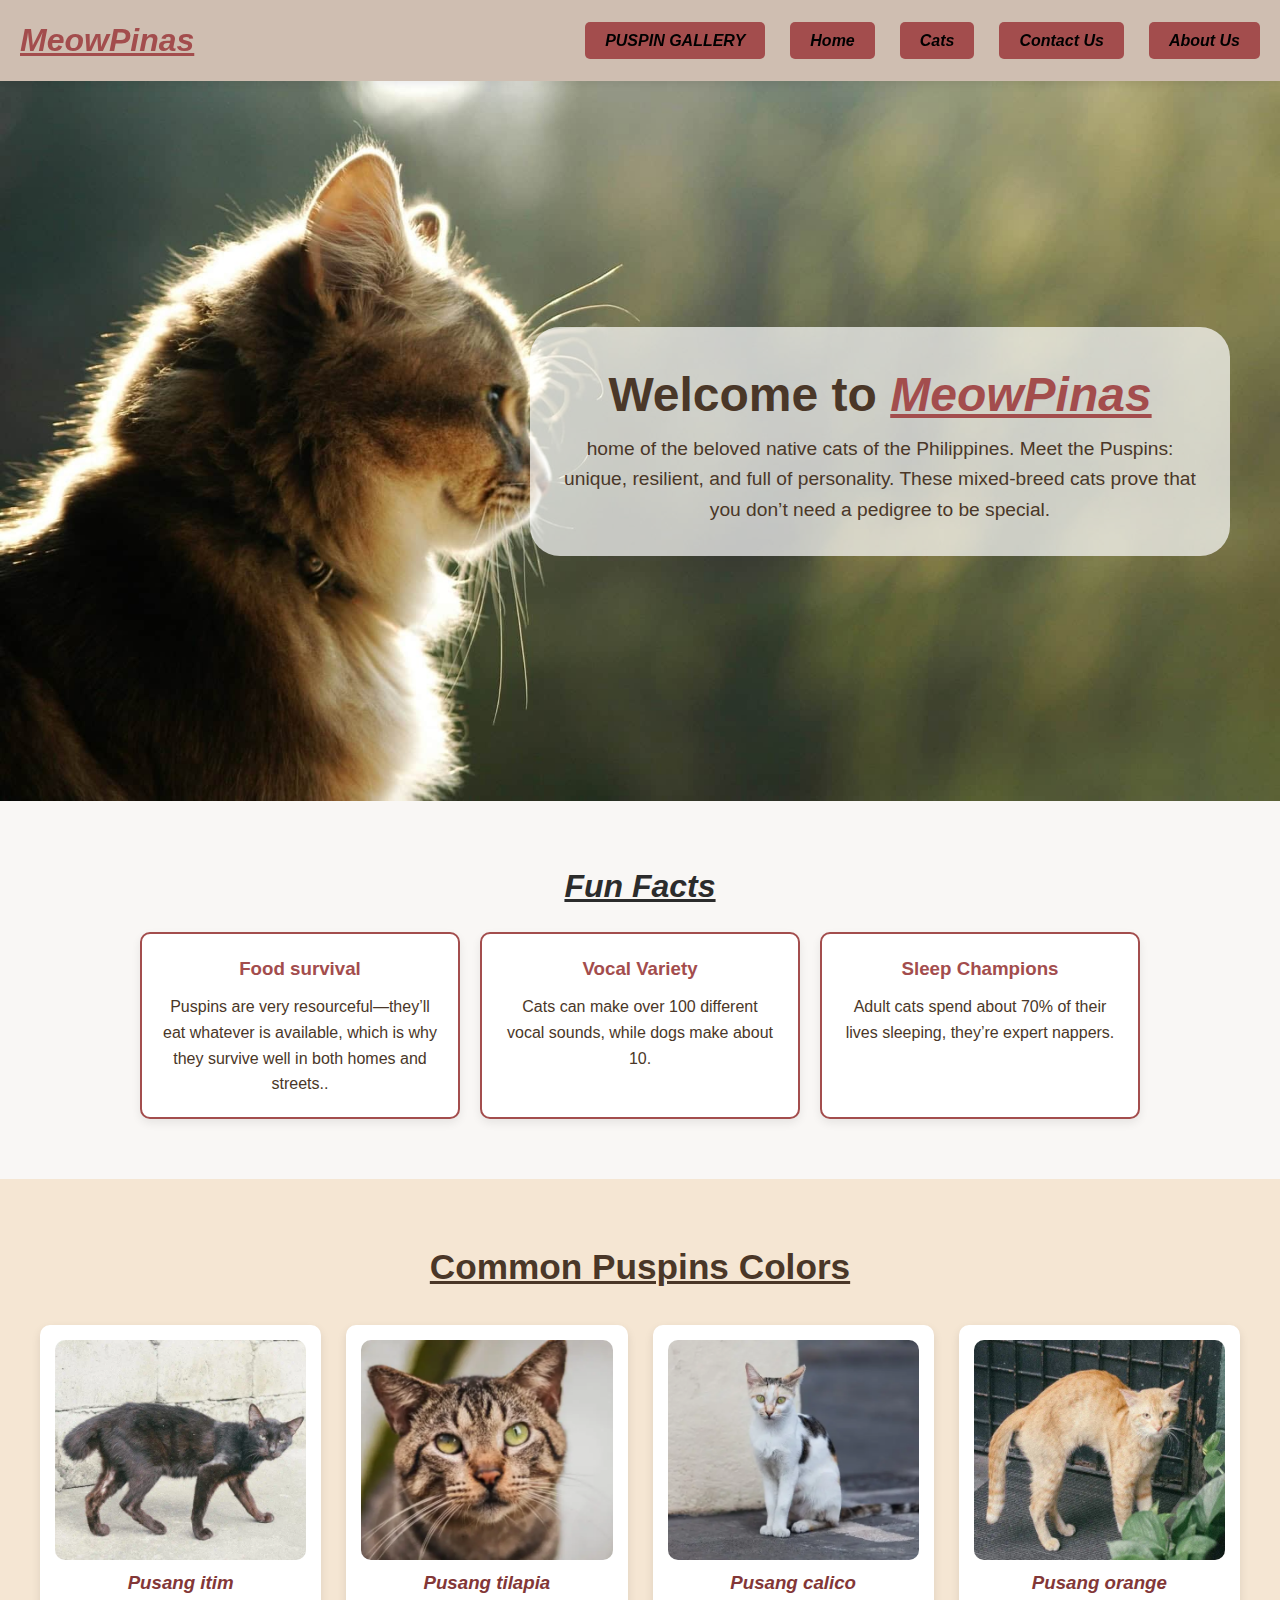
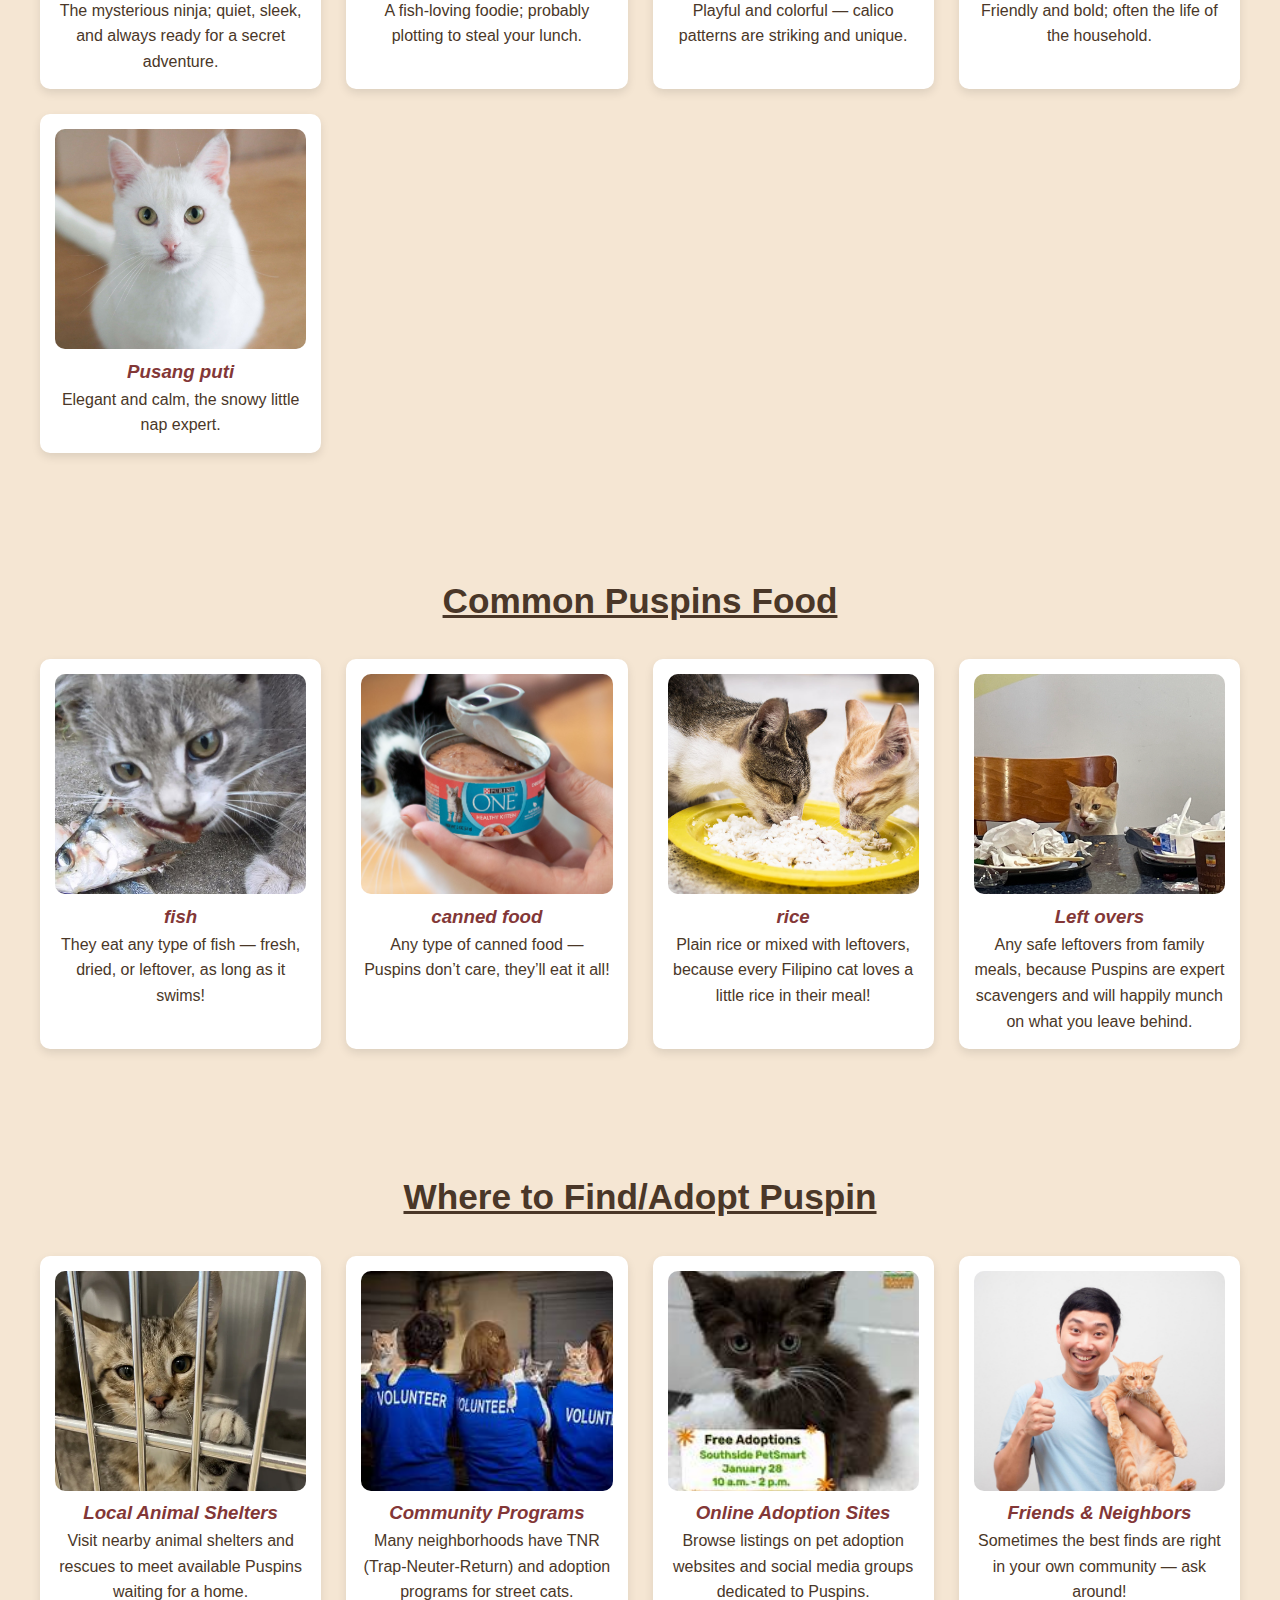
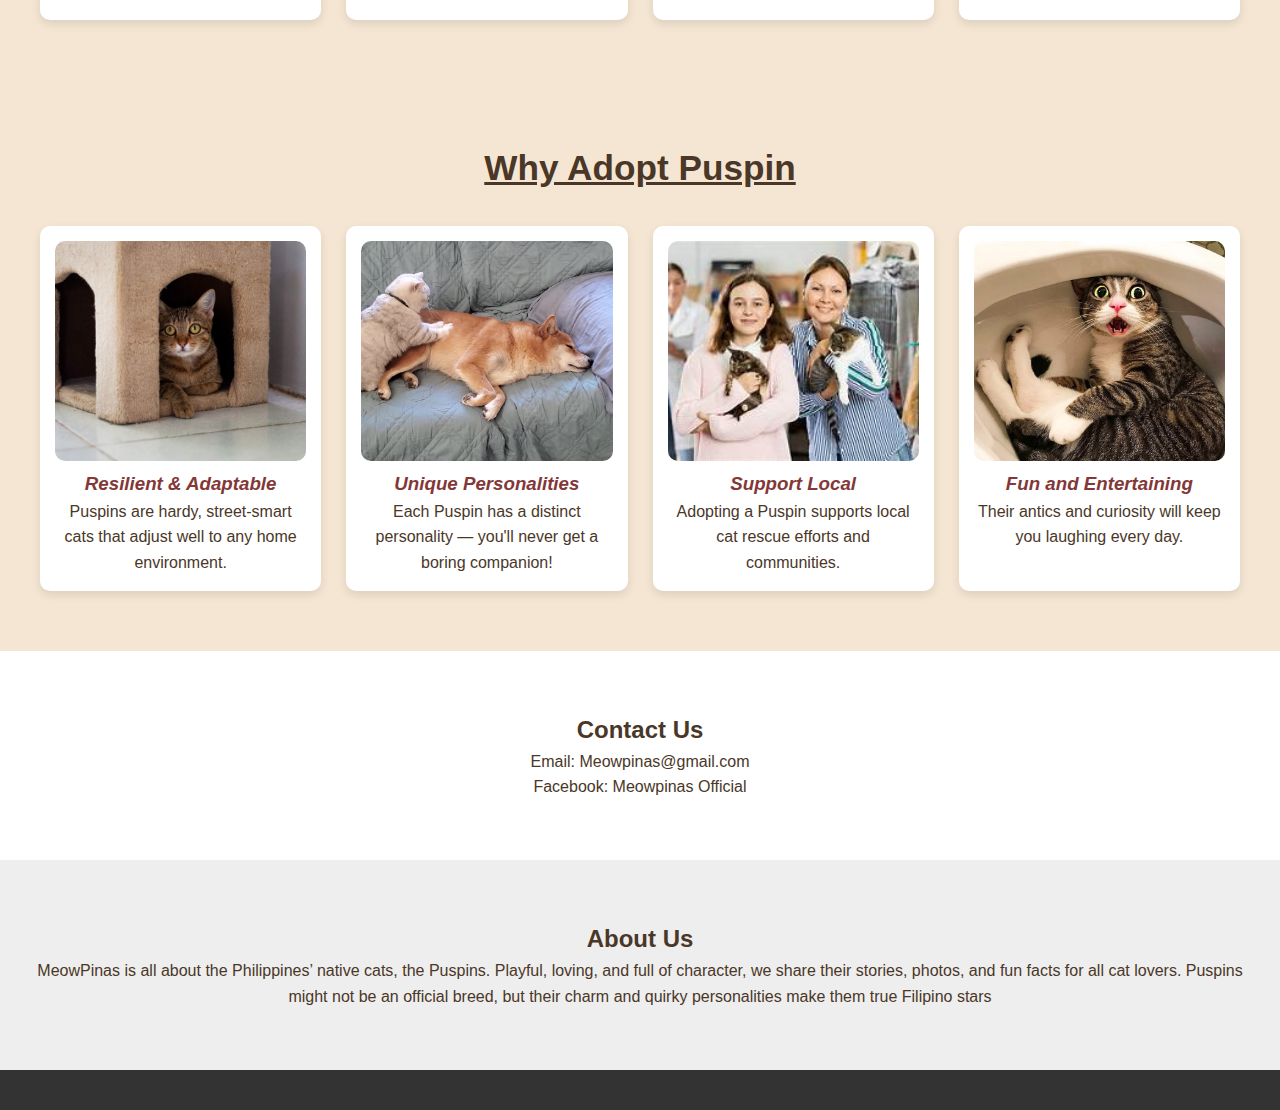
<file: index.html>
<!DOCTYPE html>
<html lang="en">
<head>
<meta charset="UTF-8">
<meta name="viewport" content="width=device-width, initial-scale=1.0">
<meta name="description" content="MeowPinas is all about the Philippines’ native cats, the Puspins. Learn about their colors, personalities, favorite food, and fun facts.">
<meta name="keywords" content="PusPin, PusPin cat, Philippine native cat, Filipino cat, cat facts, cat colors, cat food, adopt PusPin">
<meta name="author" content="Luthr Gero M. Lanzarote">
<title>MeowPinas</title>
<link rel="icon" href="images/favicon-16x16.png" type="image/png">
<link rel="stylesheet" href="style.css">
</head>
<body>

    <header>
        <nav class="navbar">
            <div class="logo">MeowPinas</div>
            <ul class="nav-links">
                <li><a href="RANDOM CAT.html"> PUSPIN GALLERY</a></li>
                <li><a href="#hero">Home</a></li>
                <li><a href="#cats">Cats</a></li>
                <li><a href="#contact">Contact Us</a></li>
                <li><a href="#about">About Us</a></li>

            </ul>
        </nav>
    </header>

<!--hero-->
    <section id="hero" class="hero">
        <div class="hero-content">
            <h1>Welcome to <span style="color:rgb(163, 77, 77); font-style: italic; font-weight: bold; text-decoration: underline; "> MeowPinas</span></h1>
            <p>home of the beloved native cats of the Philippines. Meet the Puspins: unique, resilient, and full of personality. These mixed-breed cats prove that you don’t need a pedigree to be special.</p>
        </div>
    </section>

    <!-- Funfact -->
    <section id="fun-facts" class="fun-facts-section">
      <h2 style="color:rgb(44, 44, 44); font-style: italic; font-weight: bold; text-decoration: underline;"  >Fun Facts</h2>
        <div class="facts-grid">
            <div class="fact-card">
                <h3>Food survival</h3>
                <p> Puspins are very resourceful—they’ll eat whatever is available, which is why they survive well in both homes and streets..</p>
            </div>
            <div class="fact-card">
                <h3>Vocal Variety</h3>
                <p>Cats can make over 100 different vocal sounds, while dogs make about 10.</p>
            </div>
            <div class="fact-card">
                <h3>Sleep Champions</h3>
                <p>Adult cats spend about 70% of their lives sleeping, they’re expert nappers.</p>
            </div>
        </div>
    </section>

    <!--  CAT GALLERY  -->
    <section id="cats" class="cats-section">
        <h2>Common Puspins Colors</h2>
        <div class="cat-gallery">

            <div class="cat-card">
                <img src="images/itim.webp" alt="Pusang itim">
                <div class="cat-info">
                    <h3>Pusang itim</h3>
                    <p>The mysterious ninja; quiet, sleek, and always ready for a secret adventure.</p>
                </div>
            </div>

            <div class="cat-card">
                <img src="images/tilapia.webp" alt="Pusang tilapia">
                <div class="cat-info">
                    <h3>Pusang tilapia</h3>
                    <p>A fish-loving foodie; probably plotting to steal your lunch.</p>
                </div>
            </div>

            <div class="cat-card">
                <img src="images/calico.webp" alt="Pusang calico">
                <div class="cat-info">
                    <h3>Pusang calico</h3>
                    <p>Playful and colorful — calico patterns are striking and unique.</p>
                </div>
            </div>

            <div class="cat-card">
                <img src="images/orins.webp" alt="Pusang orange">
                <div class="cat-info">
                    <h3>Pusang orange</h3>
                    <p>Friendly and bold; often the life of the household.</p>
                </div>
            </div>

            <div class="cat-card center">
                <img src="images/twenty20_e47b3798-dd9b-40b1-91ef-1d820337966e-5aa3f798642dca00363b0df1.jpg" alt="Pusang puti">
                <div class="cat-info">
                    <h3>Pusang puti</h3>
                    <p>Elegant and calm, the snowy little nap expert.</p>
                </div>
            </div>

        </div>
    </section>

    <!--  COMMON PUSPINS FOOD SECTION  -->
    <section id="foods" class="cats-section">
        <h2>Common Puspins Food</h2>
        <div class="cat-gallery">

            <div class="cat-card">
                <img src="images/maxresdefault.jpg" alt="Tuyo (dried fish)">
                <div class="cat-info">
                    <h3>fish</h3>
                    <p>They eat any type of fish — fresh, dried, or leftover, as long as it swims!</p>
                </div>
            </div>

            <div class="cat-card">
                <img src="images/SPR-PurinaOne-HealthyKitten-ChickenAndSalmon-Madonna-01-9836021061844db78176c756ebb6ac93.jpg" alt="Boiled chicken">
                <div class="cat-info">
                    <h3>canned food</h3>
                    <p>Any type of canned food — Puspins don’t care, they’ll eat it all!</p>
                </div>
            </div>

            <div class="cat-card">
                <img src="images/can-cats-eat-rice.jpg" alt="Canned tuna">
                <div class="cat-info">
                    <h3>rice</h3>
                    <p>Plain rice or mixed with leftovers, because every Filipino cat loves a little rice in their meal!</p>
                </div>
            </div>

            <div class="cat-card">
                <img src="images/xfz7te9xrq681.webp" alt="Kibble (dry food)">
                <div class="cat-info">
                    <h3>Left overs</h3>
                    <p>Any safe leftovers from family meals, because Puspins are expert scavengers and will happily munch on what you leave behind.</p>
                </div>
            </div>

        </div>
    </section>


    <!--  WHERE TO FIND/ADOPT SECTION  -->
    <section id="adopt" class="cats-section">
        <h2>Where to Find/Adopt Puspin</h2>

        <div class="cat-gallery">

            <div class="cat-card">
                <img src="images/localcenter - Copy.webp" alt="Local shelters">
                <div class="cat-info">
                    <h3>Local Animal Shelters</h3>
                    <p>Visit nearby animal shelters and rescues to meet available Puspins waiting for a home.</p>
                </div>
            </div>

            <div class="cat-card">
                <img src="images/OIP (1).jpg" alt="Community programs">
                <div class="cat-info">
                    <h3>Community Programs</h3>
                    <p>Many neighborhoods have TNR (Trap-Neuter-Return) and adoption programs for street cats.</p>
                </div>
            </div>

            <div class="cat-card">
                <img src="images/OIP (2).jpg" alt="Online adoption sites">
                <div class="cat-info">
                    <h3>Online Adoption Sites</h3>
                    <p>Browse listings on pet adoption websites and social media groups dedicated to Puspins.</p>
                </div>
            </div>

            <div class="cat-card">
                <img src="images/young-man-holding-domestic-lovely-cat-feeling-happy-and-show-thumb-up-free-photo.jpg" alt="Friends and neighbors">
                <div class="cat-info">
                    <h3>Friends & Neighbors</h3>
                    <p>Sometimes the best finds are right in your own community — ask around!</p>
                </div>
            </div>

        </div>
    </section>

    <!-- ======================= WHY ADOPT PUSPIN SECTION ======================= -->
    <section id="why-adopt" class="cats-section">
        <h2>Why Adopt Puspin</h2>

        <div class="cat-gallery">

            <div class="cat-card">
                <img src="images/VIER_PFOTEN_2021-06-21_00004-2251x1558-1920x1329.jpg" alt="Resilient and adaptable">
                <div class="cat-info">
                    <h3>Resilient & Adaptable</h3>
                    <p>Puspins are hardy, street-smart cats that adjust well to any home environment.</p>
                </div>
            </div>

            <div class="cat-card">
                <img src="images/maxresdefault (1).jpg" alt="Unique personalities">
                <div class="cat-info">
                    <h3>Unique Personalities</h3>
                    <p>Each Puspin has a distinct personality — you'll never get a boring companion!</p>
                </div>
            </div>

            <div class="cat-card">
                <img src="images/OIP (4).jpg" alt="Support local">
                <div class="cat-info">
                    <h3>Support Local</h3>
                    <p>Adopting a Puspin supports local cat rescue efforts and communities.</p>
                </div>
            </div>

            <div class="cat-card">
                <img src="images/maxresdefault (2).jpg" alt="cat is fun haha">
                <div class="cat-info">
                    <h3>Fun and Entertaining</h3>
                    <p>Their antics and curiosity will keep you laughing every day.</p>
                </div>
            </div>

        </div>
    </section>
       
       <!-- ======================= CONTACT SECTION ======================= -->
    <section id="contact" class="contact-section">
        <h2>Contact Us</h2>
        <p>Email: Meowpinas@gmail.com</p>
        <p>Facebook: Meowpinas Official</p>
    </section>

    <!-- ======================= ABOUT SECTION ======================= -->
    <section id="about" class="about-section">
        <h2>About Us</h2>
        <p>MeowPinas is all about the Philippines’ native cats, the Puspins. Playful, loving, and full of character, we share their stories, photos, and fun facts for all cat lovers. Puspins might not be an official breed, but their charm and quirky personalities make them true Filipino stars</p>
    </section>

    <!-- ======================= FOOTER ======================= -->
    <footer>
    </footer>

</body>
</html>
</file>
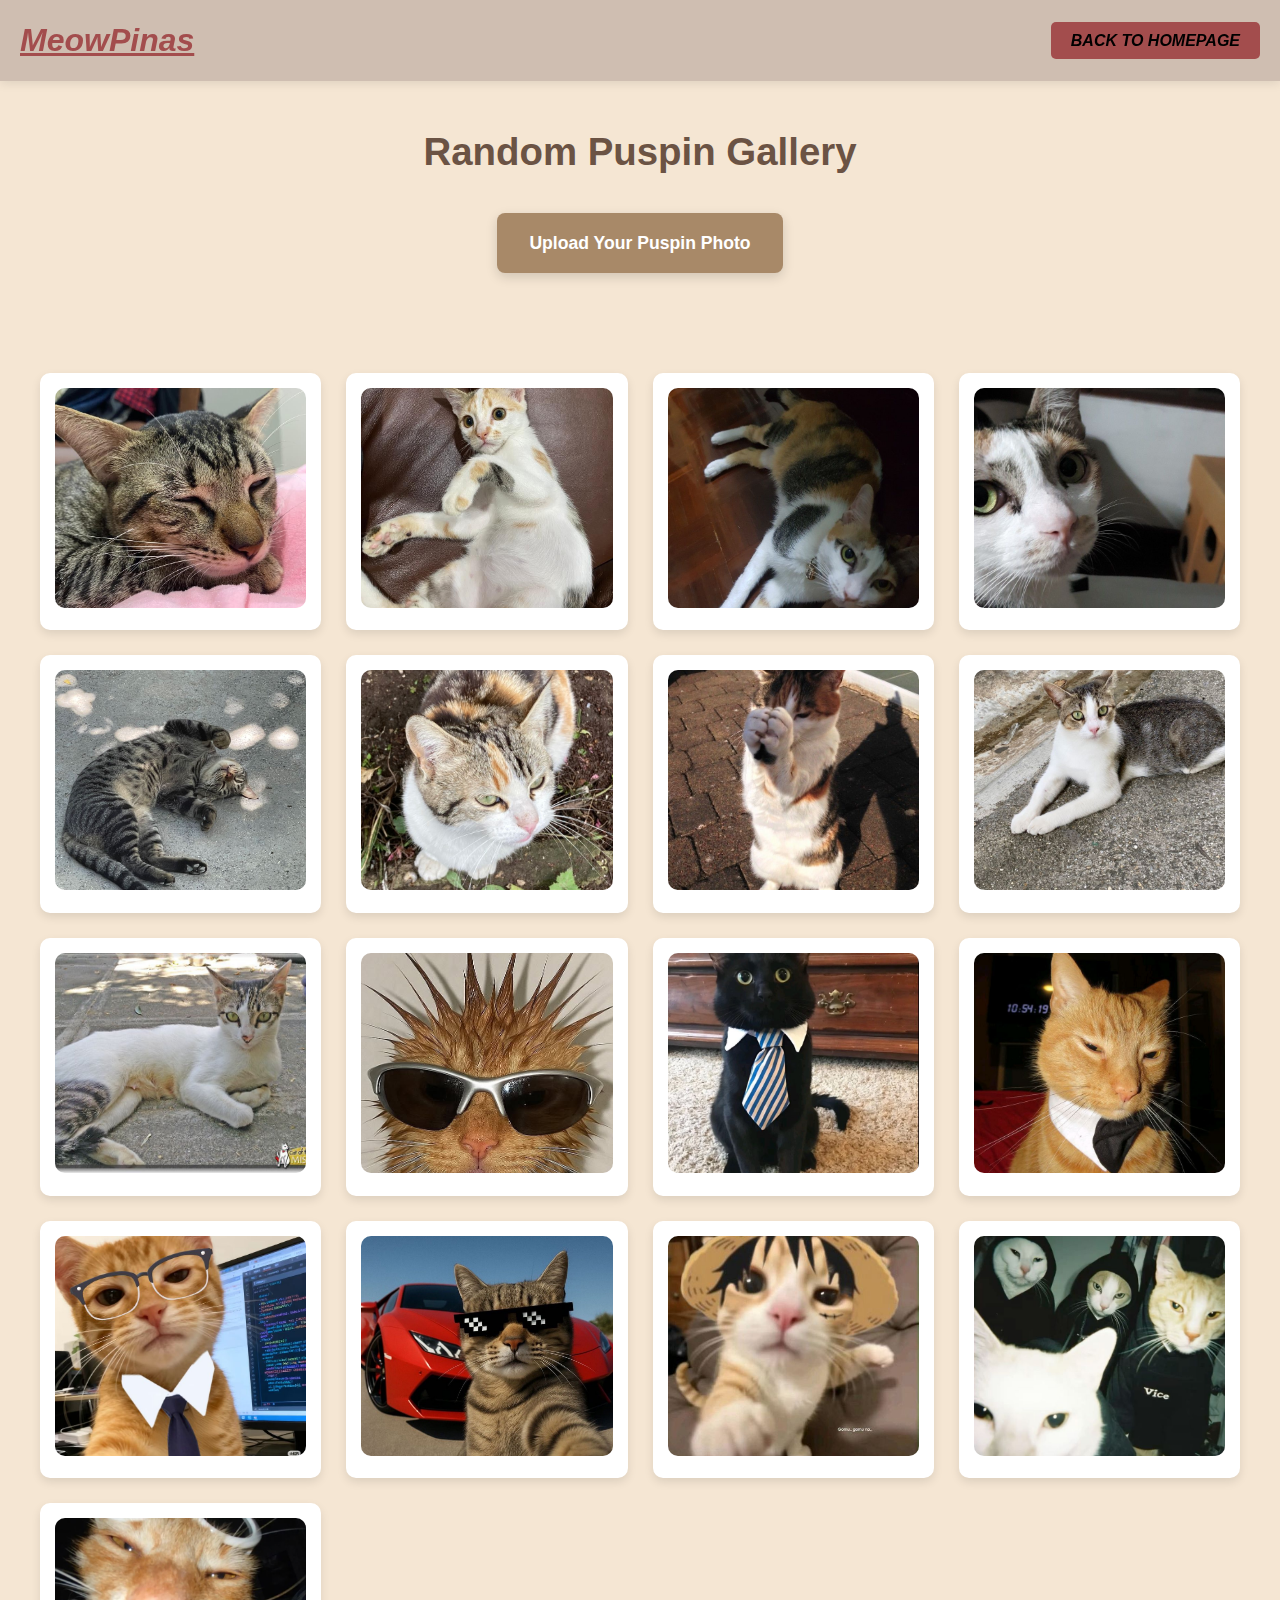
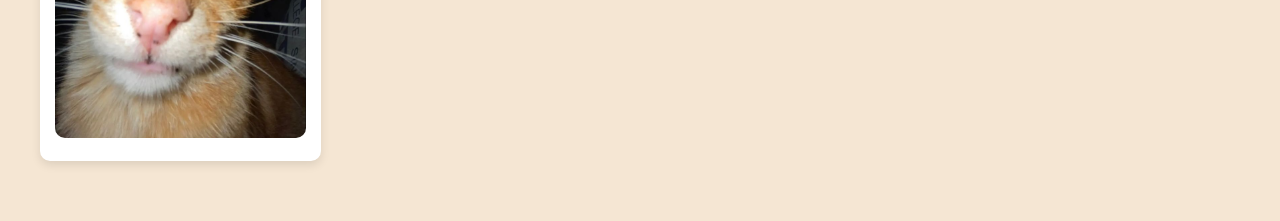
<file: RANDOM CAT.html>
<!DOCTYPE html>
<html>
    <head>
<meta charset="UTF-8">
<meta name="viewport" content="width=device-width, initial-scale=1.0">
<meta name="description" content="MeowPinas is all about the Philippines’ native cats, the Puspins. Learn about their colors, personalities, favorite food, and fun facts.">
<meta name="keywords" content="PusPin, PusPin cat, Philippine native cat, Filipino cat, cat facts, cat colors, cat food, adopt PusPin">
<meta name="author" content="Luthr Gero M. Lanzarote">
<link rel="icon" href="images/favicon-16x16.png" type="image/png">
<link rel="stylesheet" href="style.css">
</head>
        <title>RANDOM CAT SENT BY USERS</title>
        <link rel="stylesheet" href="style.css">
    </head>
    <body>
          <header>
        <nav class="navbar">
            <div class="logo">MeowPinas</div>
            <ul class="nav-links">
                <li><a href="index.html">BACK TO HOMEPAGE</a></li>
            </ul>
        </nav>
     </header>
     <div class="upload-section">
         <h1 class="gallery-title">Random Puspin Gallery</h1>
         <input type="file" id="photoInput" accept="image/*">
         <label for="photoInput" class="upload-btn">Upload Your Puspin Photo</label>
     </div>

    </body>
</html>     <div id="gallery"></div>

 <section class="cats-section">
        <div class="cat-gallery">

            <div class="cat-card">
                <img src="images/20.jpg">
            </div>
            <div class="cat-card">
                <img src="images/17.jpg">
            </div>
            <div class="cat-card">
                <img src="images/18.jpg">
            </div>
            <div class="cat-card">
                <img src="images/19.jpg">
            </div>
            <div class="cat-card">
                <img src="images/16.jpg">
            </div>
            <div class="cat-card">
                <img src="images/15.jpg">
            </div>
            <div class="cat-card">
                <img src="images/13.jpg">
            </div> <div class="cat-card">
                <img src="images/12.jpg">
            </div>
             <div class="cat-card">
                <img src="images/10.jpg">
            </div> <div class="cat-card">
                <img src="images/9.jpg">
            </div> <div class="cat-card">
                <img src="images/8.jpg">
            </div> <div class="cat-card">
                <img src="images/7.jpg">
            </div> <div class="cat-card">
                <img src="images/6.jpg">
            </div> <div class="cat-card">
                <img src="images/5.jpg">
            </div> <div class="cat-card">
                <img src="images/4.jpg">
            </div> <div class="cat-card">
                <img src="images/3.jpg">
            </div> <div class="cat-card">
                <img src="images/1.jpg">
            </div>


         
    </section>







    

    </body>


</html>
</file>
<file: style.css>
* {
    margin: 0;
    padding: 0;
    box-sizing: border-box;
    font-family: 'Segoe UI', Tahoma, Geneva, Verdana, sans-serif;
}

body {
    background-color: #f5e6d3;
    color: #4a3728;
    line-height: 1.6;
    font-size: 16px;
}

/*  NAVBAR */
header {
    background: #cfbeb1;
    box-shadow: 0 2px 10px rgba(0,0,0,0.1);
    position: sticky;
    top: 0;
    z-index: 1000;
}

.navbar {
    max-width: 2000px;
    margin: auto;
    padding: 15px 20px;
    display: flex;
    align-items: center;
    justify-content:space-between;
}

.logo {
    text-decoration: underline;
    font-size: 2rem;
    font-weight: bold;
    font-style: italic;
    color: rgb(163, 77, 77);
}

.nav-links {
    list-style: none;
    display: flex;
    gap: 25px;
}

.nav-links a {
    text-decoration: none;
    color: rgb(0, 0, 0);
    font-weight:bold;
    font-style: italic;
    background: rgb(163, 77, 77);
    padding: 10px 20px;
    border-radius: 5px;
    transition: 0.3s ease;
}

.nav-links a:hover {
    background: #ffffff;
    color: rgb(163, 77, 77);
    transform: scale(1.05);
}

/*herosection */
.hero {
    height: 80vh;
    display: flex;
    align-items: center;
    justify-content: center;
    text-align: center;
    background-size: cover;
    background-position: center;
    background-image: url(images/Lovely-Cat-Wallpaper-HD-desktop.jpg);
}

.hero-content {
    background: rgba(255, 255, 255, 0.7);
    padding: 30px;
    border-radius: 30px;
    margin-left: auto;
    margin-right: 50px;
    max-width: 700px;
}

.hero h1 {
    font-size: 3rem;
}

.hero p {
    font-size: 1.2rem;
}
/*funfacts*/
.fun-facts-section {
    padding: 60px 20px;
    text-align: center;
    background: #f9f7f5;
}

.fun-facts-section h2 {
    margin-bottom: 20px;
    font-size: 2rem;
}

.facts-grid {
    max-width: 1000px;
    margin: auto;
    display: grid;
    grid-template-columns: repeat(auto-fit, minmax(220px, 1fr));
    gap: 20px;
}

.fact-card {
    background: white;
    padding: 20px;
    border-radius: 10px;
    box-shadow: 0 4px 10px rgba(0,0,0,0.08);
    border: 2px solid rgb(163, 77, 77);
}

.fact-card h3 {
    margin-bottom: 10px;
    color: rgb(163, 77, 77);;
}


/* ======= CAT GALLERY ======= */
.cats-section {
    padding: 60px 20px;
    text-align: center;
}

.cats-section h2 {
    margin-bottom: 30px;
    font-size: 2.2rem;
    text-decoration: underline
}
.cats-section h3 {
    color: rgb(131, 55, 55);
    font-style: italic;
    font-weight: bold;
}

.cat-gallery {
    max-width: 1200px;
    margin: auto;
    display: grid;
    grid-template-columns: repeat(auto-fit, minmax(250px, 1fr));
    gap: 25px;
}

.cat-card {
    background: white;
    padding: 15px;
    border-radius: 10px;
    box-shadow: 0 4px 10px rgba(0,0,0,0.1);
    cursor: pointer;
    transition: 0.3s ease;
}

.cat-card:hover {
    transform: scale(1.03);
     background:rgb(34, 32, 32);
    color: rgb(255, 229, 229);
    transform: scale(1.05);


}

.cat-card img {
    width: 100%;
    height: 220px;
    object-fit: cover;
    border-radius: 10px;
}

.cat-card.center {
    justify-self: center; 
    text-align: center;   
    max-width: 320px;   
}

.cat-card.center img {
    margin: 0 auto;    
}



.contact-section {
    background: #fff;
    padding: 60px 20px;
    text-align: center;
}


.about-section {
    padding: 60px 20px;
    text-align: center;
    background: #eee;
}

footer {
    background: #333;
    color: white;
    padding: 20px;
    text-align: center;
}

/*  RESPONSIVE */
html {
    scroll-behavior: smooth;
}

/* Tablet and small desktops */
@media (max-width: 900px) {
    .navbar {
        padding: 12px 16px;
    }

    .nav-links {
        gap: 12px;
    }

    .nav-links a {
        padding: 8px 14px;
        font-size: 0.95rem;
    }

    .hero {
        height: 55vh;
    }

    .hero-content {
        margin-left: 0;
        margin-right: 0;
        max-width: 90%;
        padding: 18px;
    }

    .hero h1 {
        font-size: 2rem;
    }

    .hero p {
        font-size: 1rem;
    }

    .cat-gallery {
        gap: 18px;
    }

    .cat-card img {
        height: 200px;
    }
}

/* Mobile phones */
@media (max-width: 600px) {
    .navbar {
        flex-wrap: wrap;
        align-items: center;
        padding: 10px 12px;
    }

    .nav-links {
        width: 100%;
        display: flex;
        flex-direction: column;
        gap: 8px;
        margin-top: 8px;
    }

    .nav-links a {
        display: inline-block;
        padding: 8px 12px;
        border-radius: 6px;
        font-size: 0.95rem;
    }

    .hero {
        height: auto;
        padding: 40px 10px;
        text-align: center;
    }

    .hero-content {
        width: 100%;
        max-width: 100%;
        margin: 0 auto;
        border-radius: 8px;
    }

    .hero h1 {
        font-size: 1.6rem;
    }

    .hero p {
        font-size: 0.95rem;
    }

    .cat-gallery {
        grid-template-columns: repeat(auto-fit, minmax(160px, 1fr));
        gap: 14px;
    }

    .cat-card {
        padding: 12px;
    }

    .cat-card img {
        height: 150px;
    }

    .facts-grid {
        grid-template-columns: repeat(auto-fit, minmax(180px, 1fr));
        gap: 12px;
    }

    .fact-card {
        padding: 14px;
    }
}

@media (max-width: 420px) {
    .nav-links a {
        padding: 7px 10px;
        font-size: 0.9rem;
    }

    .cat-gallery {
        grid-template-columns: 1fr 1fr;
    }

    .cat-card img {
        height: 130px;
    }
}
#photoInput {
    display: none;
}

.upload-btn {
    display: inline-block;
    padding: 16px 32px;
    background-color: #a88968;
    color: #fff;
    font-size: 1.1rem;
    font-weight: 700;
    border: none;
    border-radius: 8px;
    cursor: pointer;
    transition: 0.3s ease;
    box-shadow: 0 4px 12px rgba(0,0,0,0.15);
}

.upload-btn:hover {
    background-color: #9d7e5d;
    transform: translateY(-2px);
    box-shadow: 0 6px 16px rgba(0,0,0,0.2);
}

.upload-section {
    text-align: center;
    margin: 40px 20px;
}

.gallery-title {
    font-size: 2.4rem;
    font-weight: 700;
    color: #6b5344;
    margin-bottom: 30px;
}

#gallery {
    margin-top: 40px;
    display: grid;
    grid-template-columns: repeat(auto-fit, minmax(250px, 1fr));
    gap: 20px;
    max-width: 1200px;
    margin-left: auto;
    margin-right: auto;
    padding: 0 20px;
}

.gallery-item {
    border-radius: 12px;
    overflow: hidden;
    box-shadow: 0 4px 10px rgba(0,0,0,0.12);
}

.gallery-item img {
    width: 100%;
    height: 250px;
    object-fit: cover;
}
</file>
